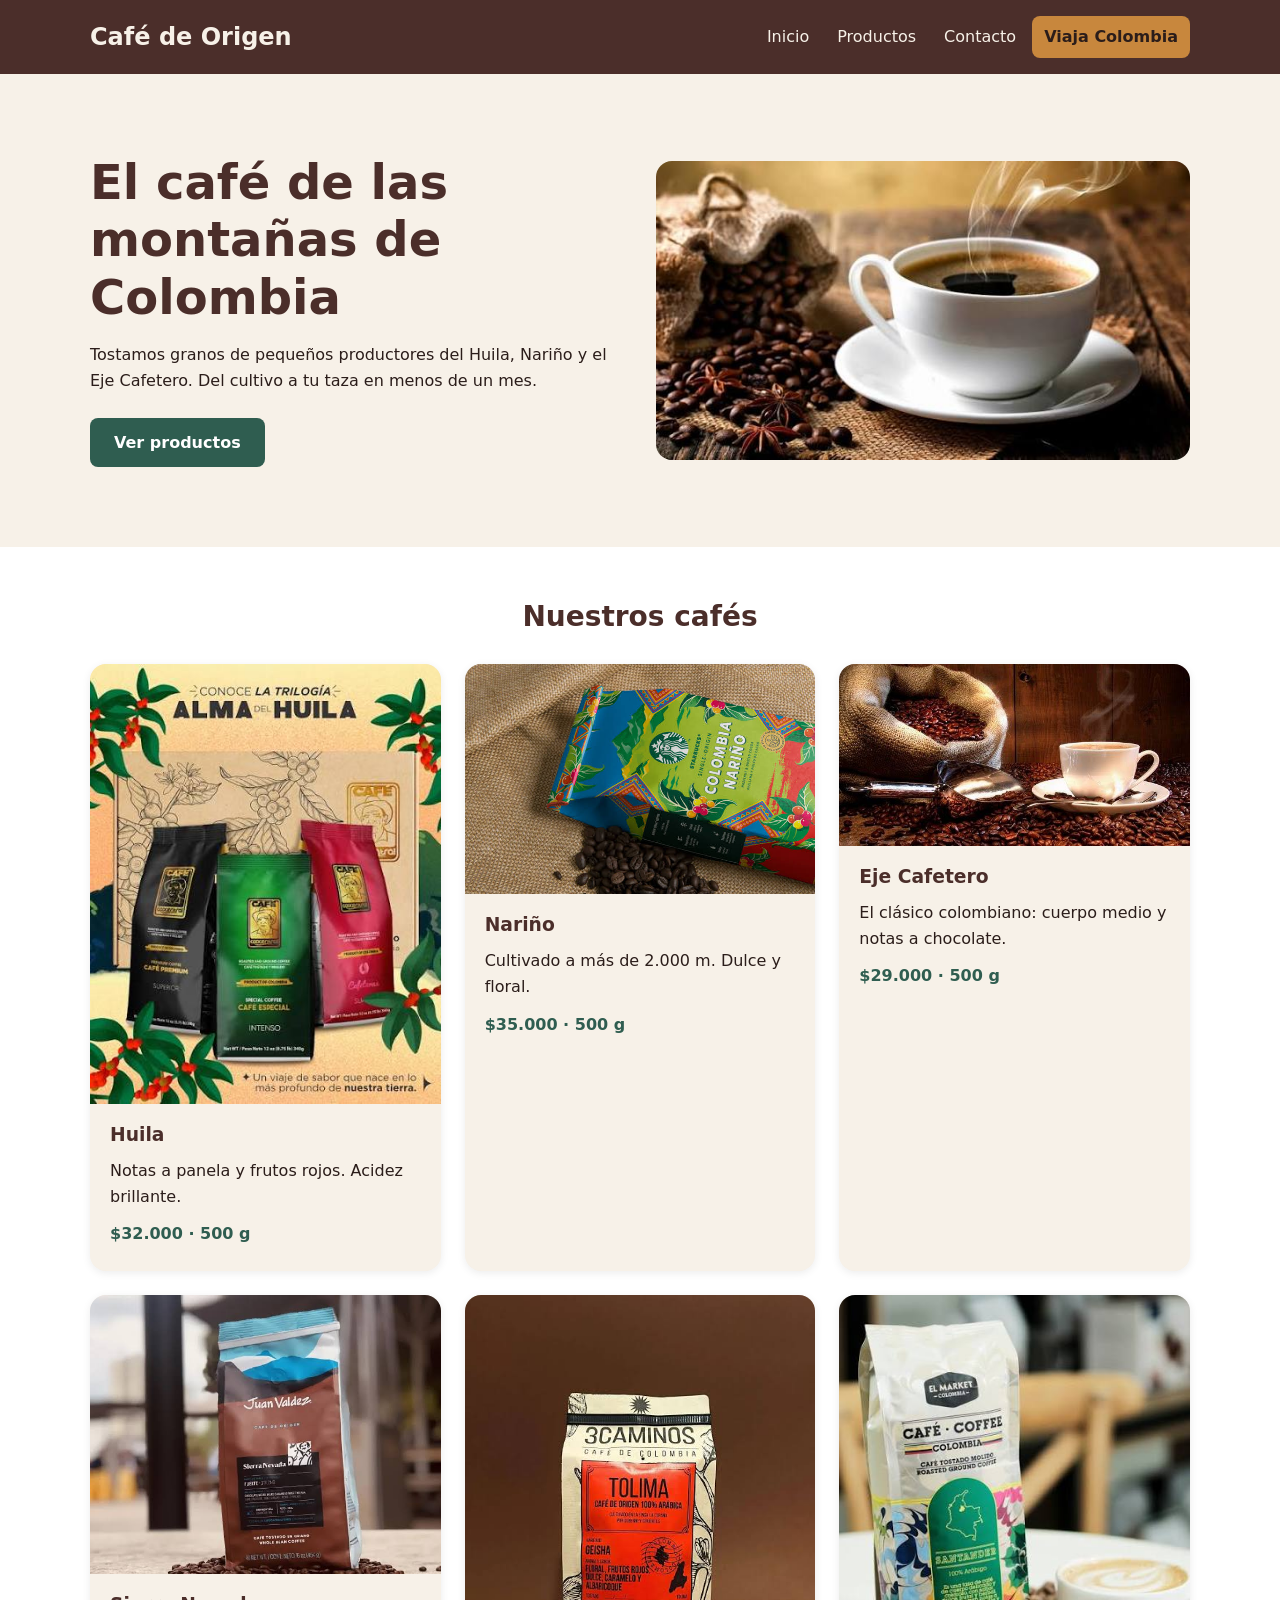
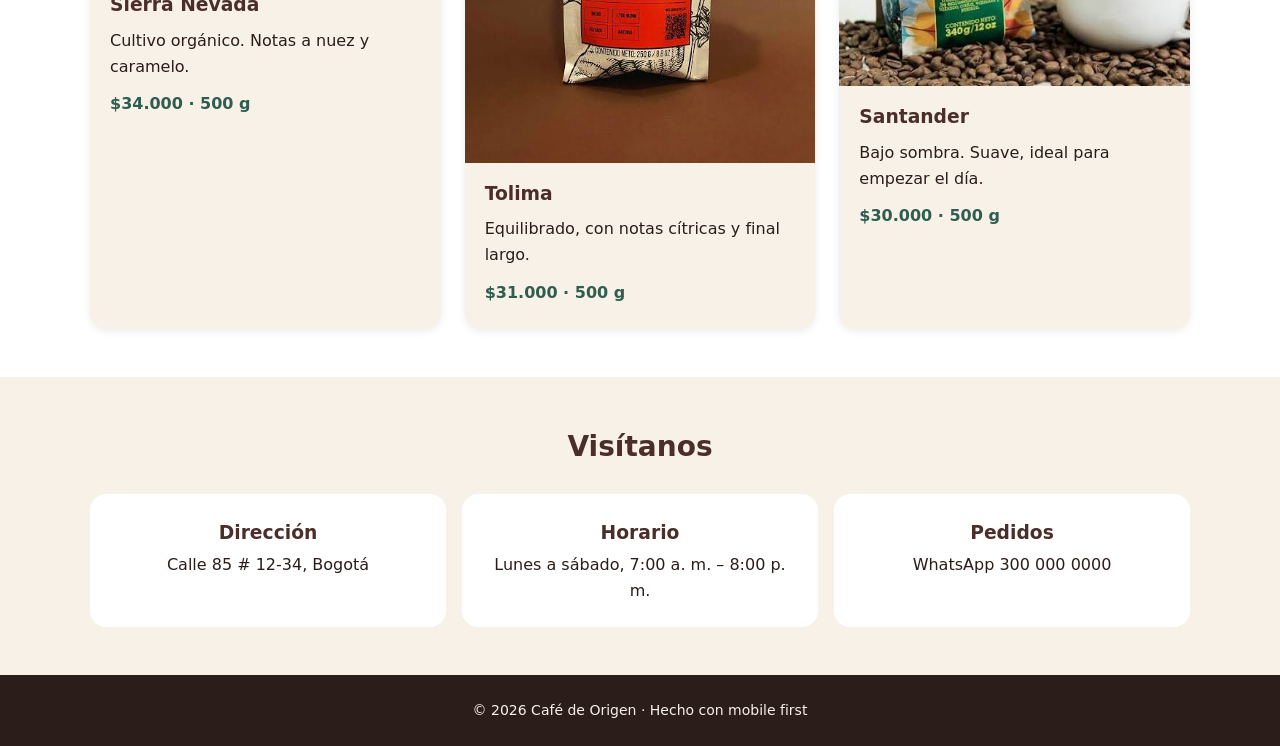
<file: index.html>
<!DOCTYPE html> 
<html lang="es"> 
<head> 
<meta charset="UTF-8"> 
  <meta name="viewport" content="width=device-width, initial-scale=1.0"> 
  <title>Café de Origen</title> 
  <link rel="stylesheet" href="css/styles.css"> 
</head> 
<body> 
 
  <!-- ENCABEZADO --> 
  <header class="header"> 
    <div class="contenedor header__contenido"> 
      <a href="#inicio" class="logo">       Café de Origen</a> 
      <nav> 
        <ul class="nav__lista"> 
          <li><a href="#inicio">Inicio</a></li> 
          <li><a href="#productos">Productos</a></li> 
          <li><a href="#contacto">Contacto</a></li> 
          <li><a href="viajacolombia/index.html" class="nav__destacado">Viaja 
Colombia</a></li> 
        </ul> 
      </nav> 
    </div> 
  </header> 
 
  <main> 
    <!-- HERO --> 
    <section class="hero" id="inicio"> 
      <div class="contenedor hero__contenido"> 
        <div class="hero__texto"> 
          <h1>El café de las montañas de Colombia</h1> 
          <p>Tostamos granos de pequeños productores del Huila, Nariño y el Eje 
Cafetero. Del cultivo a tu taza en menos de un mes.</p> 
          <a href="#productos" class="boton">Ver productos</a> 
        </div> 
        <img class="hero__imagen" 
src="img/tazaservida.jpg" alt="Taza de 
café recién servida"> 
      </div> 
    </section> 
 
    <!-- PRODUCTOS --> 
    <section class="productos" id="productos"> 
      <div class="contenedor"> 
        <h2>Nuestros cafés</h2> 
        <div class="tarjetas"> 
          <article class="tarjeta"> 
            <img src="img/huila.jpg" 
alt="Café del Huila"> 
            <div class="tarjeta__cuerpo"> 
              <h3>Huila</h3> 
              <p>Notas a panela y frutos rojos. Acidez brillante.</p> 
              <span class="precio">$32.000 · 500 g</span> 
            </div> 
          </article> 
          <article class="tarjeta"> 
            <img src="img/nariño.jpg" 
alt="Café de Nariño"> 
            <div class="tarjeta__cuerpo"> 
              <h3>Nariño</h3> 
              <p>Cultivado a más de 2.000 m. Dulce y floral.</p> 
              <span class="precio">$35.000 · 500 g</span> 
            </div> 
          </article> 
          <article class="tarjeta"> 
            <img 
src="img/cafetero.jpg" alt="Café del 
Eje Cafetero"> 
            <div class="tarjeta__cuerpo"> 
              <h3>Eje Cafetero</h3> 
              <p>El clásico colombiano: cuerpo medio y notas a chocolate.</p> 
              <span class="precio">$29.000 · 500 g</span> 
            </div> 
          </article> 
          <article class="tarjeta"> 
            <img 
src="img/nevada.jpg" alt="Café de 
la Sierra Nevada"> 
            <div class="tarjeta__cuerpo"> 
              <h3>Sierra Nevada</h3> 
              <p>Cultivo orgánico. Notas a nuez y caramelo.</p> 
              <span class="precio">$34.000 · 500 g</span> 
            </div> 
          </article> 
          <article class="tarjeta"> 
            <img src="img/tolima.jpg" 
alt="Café del Tolima"> 
            <div class="tarjeta__cuerpo"> 
              <h3>Tolima</h3> 
              <p>Equilibrado, con notas cítricas y final largo.</p> 
              <span class="precio">$31.000 · 500 g</span> 
            </div> 
          </article> 
          <article class="tarjeta"> 
            <img src="img/santander.jpg" 
alt="Café de Santander"> 
            <div class="tarjeta__cuerpo"> 
              <h3>Santander</h3> 
              <p>Bajo sombra. Suave, ideal para empezar el día.</p> 
              <span class="precio">$30.000 · 500 g</span> 
            </div> 
          </article> 
        </div> 
      </div> 
    </section> 
 
    <!-- CONTACTO --> 
    <section class="contacto" id="contacto"> 
      <div class="contenedor"> 
        <h2>Visítanos</h2> 
        <div class="contacto__grid"> 
          <div class="contacto__bloque"> 
            <h3>Dirección</h3> 
            <p>Calle 85 # 12-34, Bogotá</p> 
          </div> 
          <div class="contacto__bloque"> 
            <h3>Horario</h3> 
            <p>Lunes a sábado, 7:00 a. m. – 8:00 p. m.</p> 
          </div> 
          <div class="contacto__bloque"> 
            <h3>Pedidos</h3> 
            <p>WhatsApp 300 000 0000</p> 
          </div> 
        </div> 
      </div> 
    </section> 
  </main> 
 
  <!-- PIE DE PÁGINA --> 
  <footer class="footer"> 
    <p>© 2026 Café de Origen · Hecho con mobile first</p> 
  </footer> 
 
</body> 
</html>
</file>
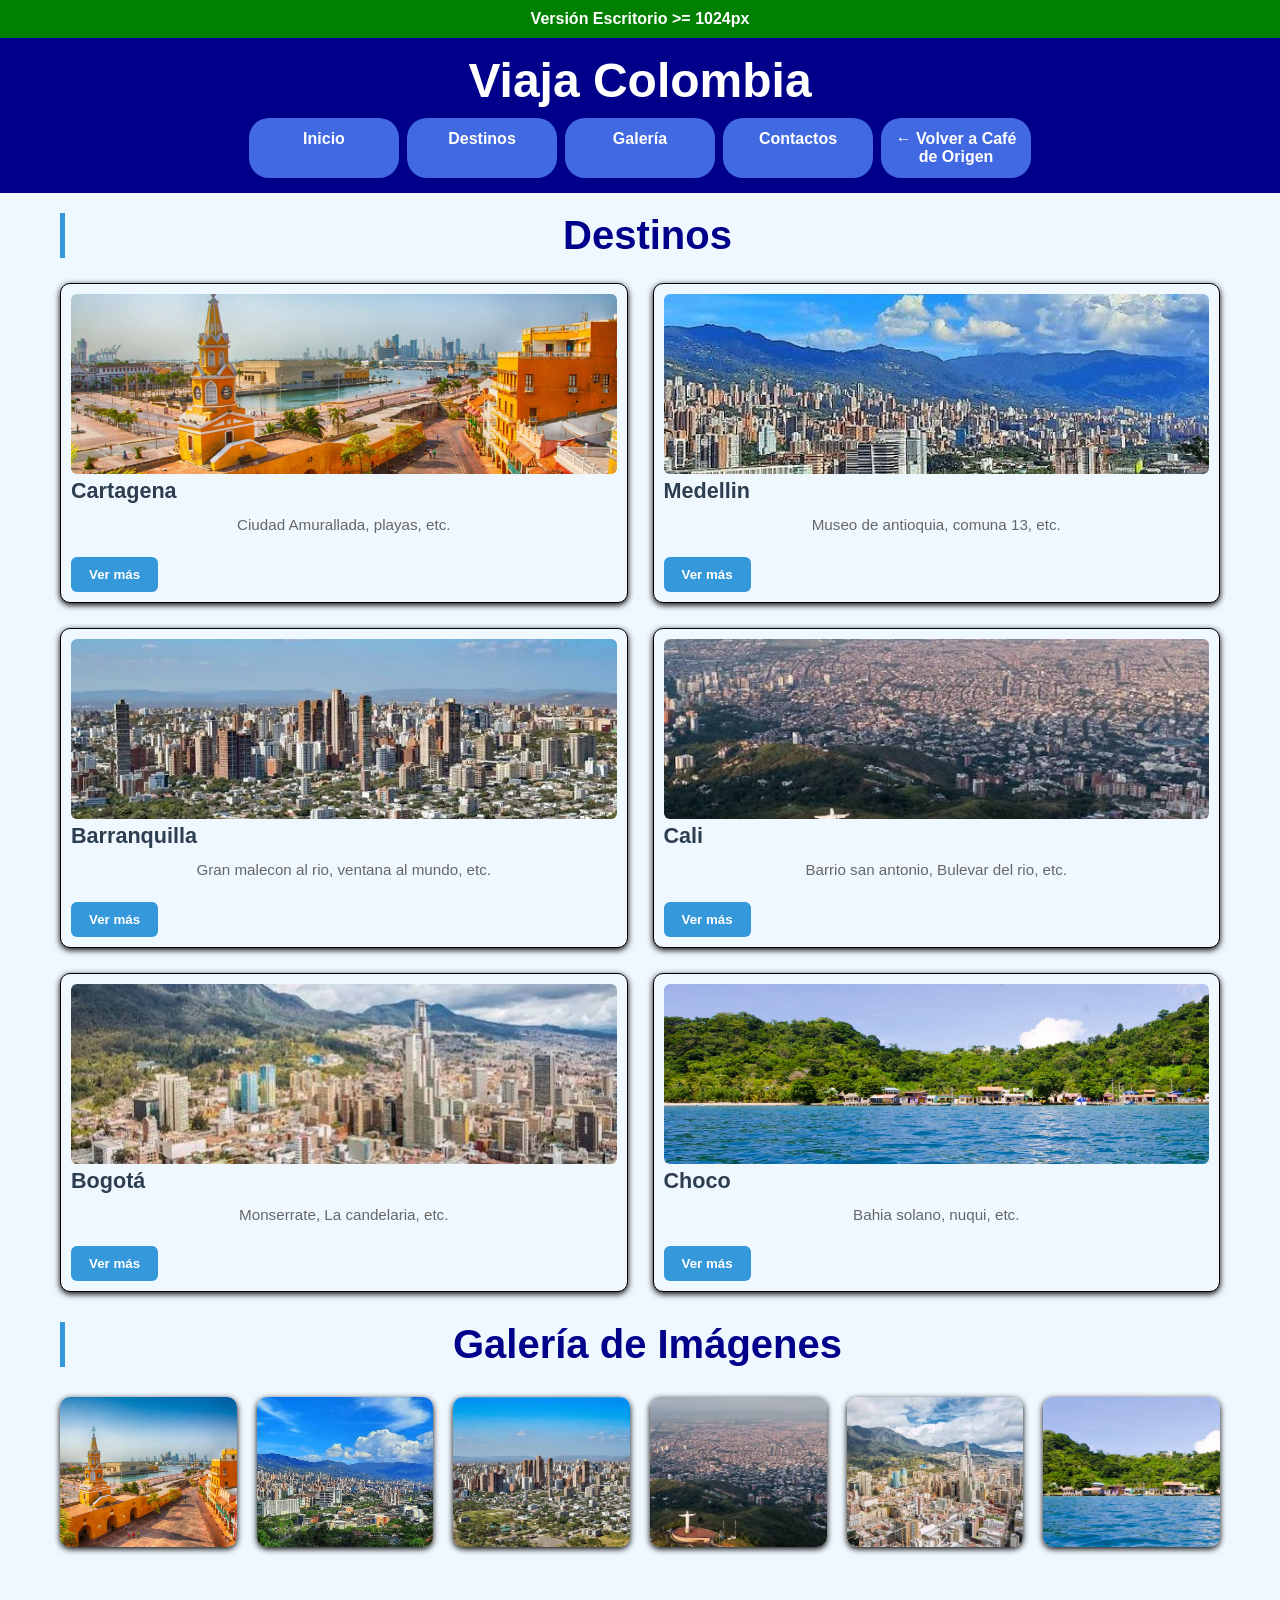
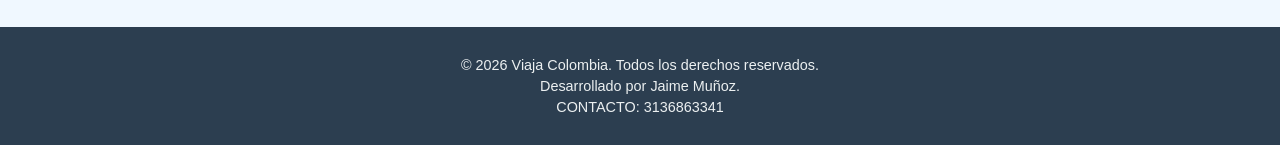
<file: viajacolombia/index.html>
<!DOCTYPE html>
<html lang="es">
<head>
    <meta charset="UTF-8">
    <meta name="viewport" content="width=device-width, initial-scale=1.0">
    <title>ViajaColombia</title>
    <link rel="stylesheet" href="css/style.css">
    
</head>

<body>

    <p class="mensaje"></p>

    <header class="encabezado">

        <h1 class="logo">Viaja Colombia</h1>
        <nav class="menu">
            <a href="#">Inicio</a>
            <a href="#destino">Destinos</a>
            <a href="#galeria">Galería</a>
            <a href="#contactos">Contactos</a>
            <a href="../index.html">← Volver a Café de Origen</a>
        </nav>

    </header>

    <main class="contenido">
        <h2 class="seccion-titulo">Destinos</h2>
        
        <section class="destinos" id="destino">

            <div class="tarjeta">
                <img class="imagen"src="img/cartagena.webp">
                <h3>Cartagena</h3>
                <p>Ciudad Amurallada, playas, etc.</p>
                <button class="boton">Ver más</button>
            </div>

            <div class="tarjeta">
                <img class="imagen"src="img/medellin.jpg">
                <h3>Medellin</h3>
                <p>Museo de antioquia, comuna 13, etc.</p>
                <button class="boton">Ver más</button>
            </div>

            <div class="tarjeta">
                <img class="imagen"src="img/barranquilla.jpg">
                <h3>Barranquilla</h3>
                <p>Gran malecon al rio, ventana al mundo, etc.</p>
                <button class="boton">Ver más</button>
            </div>

            <div class="tarjeta">
                <img class="imagen"src="img/cali.jpg">
                <h3>Cali</h3>
                <p>Barrio san antonio, Bulevar del rio, etc.</p>
                <button class="boton">Ver más</button>
            </div>

            <div class="tarjeta">
                <img class="imagen"src="img/bogota.jpg">
                <h3>Bogotá</h3>
                <p>Monserrate, La candelaria, etc.</p>
                <button class="boton">Ver más</button>
            </div>

            <div class="tarjeta">
                <img class="imagen"src="img/choco.jpg">
                <h3>Choco</h3>
                <p>Bahia solano, nuqui, etc.</p>
                <button class="boton">Ver más</button>
            </div>

        </section>

        <h2>Galería de Imágenes</h2>

        <section class="galeria-fotos" id="galeria">
            <img class="foto" src="img/cartagena.webp" alt="playa cartagena">
            <img class="foto" src="img/medellin.jpg" alt="playa cartagena">
            <img class="foto" src="img/barranquilla.jpg" alt="playa cartagena">
            <img class="foto" src="img/cali.jpg" alt="playa cartagena">
            <img class="foto" src="img/bogota.jpg" alt="playa cartagena">
            <img class="foto" src="img/choco.jpg" alt="playa cartagena">
        </section>

    </main>

    <footer class="footer" id="contactos">
        <p>&copy; 2026 Viaja Colombia. Todos los derechos reservados.</p>
        <p>Desarrollado por Jaime Muñoz.</p>
        <p>CONTACTO: 3136863341</p>
    </footer>

</body>

</html>
</file>
<file: css/styles.css>
*{
box-sizing: border-box;
margin: 0;
padding: 0;

}
html { 
font-size: 100%;
scroll-behavior: smooth; 
} 

body { 
font-family: system-ui, "Segoe UI", Roboto, Arial, sans-serif; 
font-size: 1rem; 
line-height: 1.6; 
color: #2b1d1a; 
background-color: #f7f1e8; 
} 

a { 
color: inherit; 
text-decoration: none; 
} 

ul { 
list-style: none; 
} 

h2 { 
font-size: 1.75rem; 
color: #4b2e2a; 
text-align: center; 
margin-bottom: 1.5rem; 
} 
img { 
max-width: 100%; 
height: auto; 
display: block; 
} 
.contenedor { 
width: 90%; 
max-width: 1100px; 
margin: 0 auto; 
}
.header { 
background-color: #4b2e2a; 
color: #f7f1e8; 
padding: 1rem 0; 
} 

.header__contenido { 
display: flex; 
flex-direction: column; 
align-items: center; 
gap: 1rem; 
} 

.logo { 
font-size: 1.5rem; 
font-weight: 700; 
} 

.nav__lista { 
display: flex; 
flex-direction: column; 
align-items: center; 
gap: 0.5rem; 
} 

.nav__lista a { 
display: block; 
padding: 0.5rem 1rem; 
border-radius: 0.5rem; 
} 

.nav__lista a:hover { 
background-color: rgba(255, 255, 255, 0.15); 
} 

.nav__destacado { 
background-color: #c8873d; 
color: #2b1d1a; 
font-weight: 700; 
} 
.hero { 
padding: 3rem 0; 
} 

.hero__contenido { 
display: grid; 
gap: 2rem; 
} 

.hero h1 { 
font-size: 2rem; 
line-height: 1.2; 
color: #4b2e2a; 
margin-bottom: 1rem; 
} 

.hero p { 
margin-bottom: 1.5rem; 
} 

.boton { 
display: inline-block; 
background-color: #2f5d50; 
color: #ffffff; 
padding: 0.75rem 1.5rem; 
border-radius: 0.5rem; 
font-weight: 700; 
} 

.hero__imagen { 
border-radius: 1rem; 
} 
.productos { 
background-color: #ffffff; 
padding: 3rem 0; 
} 

.tarjetas { 
display: grid; 
grid-template-columns: 1fr; 
gap: 1.5rem; 
} 

.tarjeta { 
background-color: #f7f1e8; 
border-radius: 1rem; 
overflow: hidden; 
box-shadow: 0 2px 8px rgba(0, 0, 0, 0.08); 
} 

.tarjeta__cuerpo { 
padding: 1rem 1.25rem 1.5rem; 
} 

.tarjeta h3 { 
color: #4b2e2a; 
margin-bottom: 0.5rem; 
} 

.precio { 
display: block; 
margin-top: 0.75rem; 
font-weight: 700; 
color: #2f5d50; 
} 
.contacto { 
padding: 3rem 0; 
} 

.contacto__grid { 
display: flex; 
flex-direction: column; 
gap: 1rem; 
} 

.contacto__bloque { 
background-color: #ffffff; 
padding: 1.5rem; 
border-radius: 1rem; 
text-align: center; 
} 

.contacto__bloque h3 { 
color: #4b2e2a; 
margin-bottom: 0.25rem; 
} 

.footer { 
background-color: #2b1d1a; 
color: #f7f1e8; 
text-align: center; 
padding: 1.5rem 0; 
font-size: 0.875rem; 
} 
@media (min-width: 768px) { 
.header__contenido { 
flex-direction: row; 
justify-content: space-between; 
} 
.nav__lista { 
flex-direction: row; 
gap: 0.25rem; 
} 

.nav__lista a { 
padding: 0.5rem 0.75rem; 
} 

.hero h1 { 
font-size: 2.5rem; 
} 

.tarjetas { 
grid-template-columns: repeat(2, 1fr); 
} 

.contacto__grid { 
flex-direction: row; 
} 

.contacto__bloque { 
flex: 1; 
} 
} 
@media (min-width: 1024px) { 
.hero { 
padding: 5rem 0; 
} 

.hero__contenido { 
grid-template-columns: 1fr 1fr; 
align-items: center; 
} 

.hero h1 { 
font-size: 3rem; 
} 

.tarjetas { 
grid-template-columns: repeat(3, 1fr); 
} 
}
</file>
<file: viajacolombia/css/style.css>
*{
    box-sizing: border-box;
    margin: 0;
    padding: 0;
}

body{
    font-family: Arial, Helvetica, sans-serif;
    margin: 0;
    background-color: aliceblue;
    color: #333;
}

h2 {
    text-align: center;
    color: darkblue;
    font-size: 1,5rem;
    margin-bottom: 25px;
    border-left: 5px solid #3498db;
    padding-left: 10px;    
}

.mensaje{
    margin: 0;
    padding: 10px;
    text-align: center;
    font-weight: bold;
    background-color: red;
    color: white;
}

.mensaje::after{
    content: "Versión Celular < 764px";
}

p{
    text-align: center;
}

.encabezado{
    background-color: darkblue;
    color: white;
    padding: 15px 40PX;
    text-align: center;
}

.logo{
    margin-bottom: 10px;
}

.menu{
    display: flex;
    flex-direction: column;
    gap: 8px;
}

.menu a{
    color: white;
    text-decoration: none;
    background-color: royalblue;
    padding: 12px;
    border-radius: 20px;
    font-weight: 600;
}

.contenido{
    max-width: 1200px;
    margin: 0 auto;
    padding: 20px;
}

.contenido h3{
    font-size: 1.35rem;
    margin-bottom: 10px;
    color: #2c3e50;
}

.contenido p{
    font-size: 0.95rem;
    color: #666;
    line-height: 1.5;
    margin-bottom: 20px;
    flex-grow: 1;
}

.seccion-titulo{
    text-align: center;
    color: darkblue;
    font-size: 1,5rem;
    margin-bottom: 25px;
    border-left: 5px solid #3498db;
    padding-left: 10px;
}

.destinos{
    margin: auto auto 30px;
    display: grid;
    grid-template-columns: repeat(auto-fit, minmax(300px, 1fr));
    gap: 25px;
}

.tarjeta{
    background-color: aliceblue;
    border-radius: 10px;
    border: 1px solid black;
    box-shadow: 0 2px 6px black;
    padding: 10px;
}

.tarjeta:hover {
    transform: translateY(-8px);
    box-shadow: 0 10px 25px rgba(0, 0, 0, 0.12);
}

.imagen{
    width: 100%;
    max-height: 100%;
    height: 180px;
    border-radius: 6px;
    object-fit: cover;
}

.boton {
    background-color: #3498db;
    color: white;
    border: none;
    padding: 10px 18px;
    border-radius: 6px;
    font-weight: 600;
    cursor: pointer;
    transition: background-color 0.2s ease;
    align-self: flex-start;
}

.boton:hover {
    background-color: #2980b9;
}

.footer {
    background-color: #2c3e50;
    color: white;
    text-align: center;
    padding: 25px 20px;
    margin-top: 60px;
    font-size: 0.9rem;
}

.footer p {
    margin: 5px 0;
    color: #ecf0f1;
}

.intro{
    text-align: center;
    max-width: 700px;
    margin: 10px auto;
}

.galeria-fotos{
    display: grid;
    grid-template-columns: repeat(auto-fit, minmax(150px, 1fr));
    gap: 20px;
    margin-top: 30px;
}

.foto{
    width: 100%;
    height: 150px;
    border-radius: 10px;
    box-shadow: 0 2px 6px black;
    aspect-ratio: 1/1;
    object-fit: cover;
    transition: transform 0.3s ease, box-shadow 0.3s ease;
}

.foto:hover{
    transform: scale(1.05);
    box-shadow: 0 8px 20px rgba(0, 0, 0, 0.15);
}


@media (min-width:768px){
    .mensaje{
        background-color: orange;
    }

    .mensaje::after{
        content: "Versión Tablet: 768px a 1023px";
    }

    h2{
        font-size: 2rem;
    }

    .menu{
        flex-direction: row;
        justify-content: center;
    }

    .destinos{
        display: grid;
        grid-template-columns: 1fr 1fr;
    }

    .menu a{
        width: 120px;
    }

    .seccion-titulo{
        font-size: 2rem;
    }

    .logo{
        font-size: 2.5rem;
    }
}

@media (min-width: 1024px){
    .mensaje{
        background-color: green;
    }

    .mensaje::after{
        content: "Versión Escritorio >= 1024px";
    }

    h2{
        font-size: 2.5rem;
    }

    .menu{
        flex-direction: row;
        justify-content: center;
    }

    .destinos{
        display: grid;
        grid-template-columns: 1fr 1fr;
    }

    .menu a{
        width: 150px;
    }

    .seccion-titulo{
        font-size: 2.5rem;
    }

    .logo{
        font-size: 3rem;
    }
}
</file>
